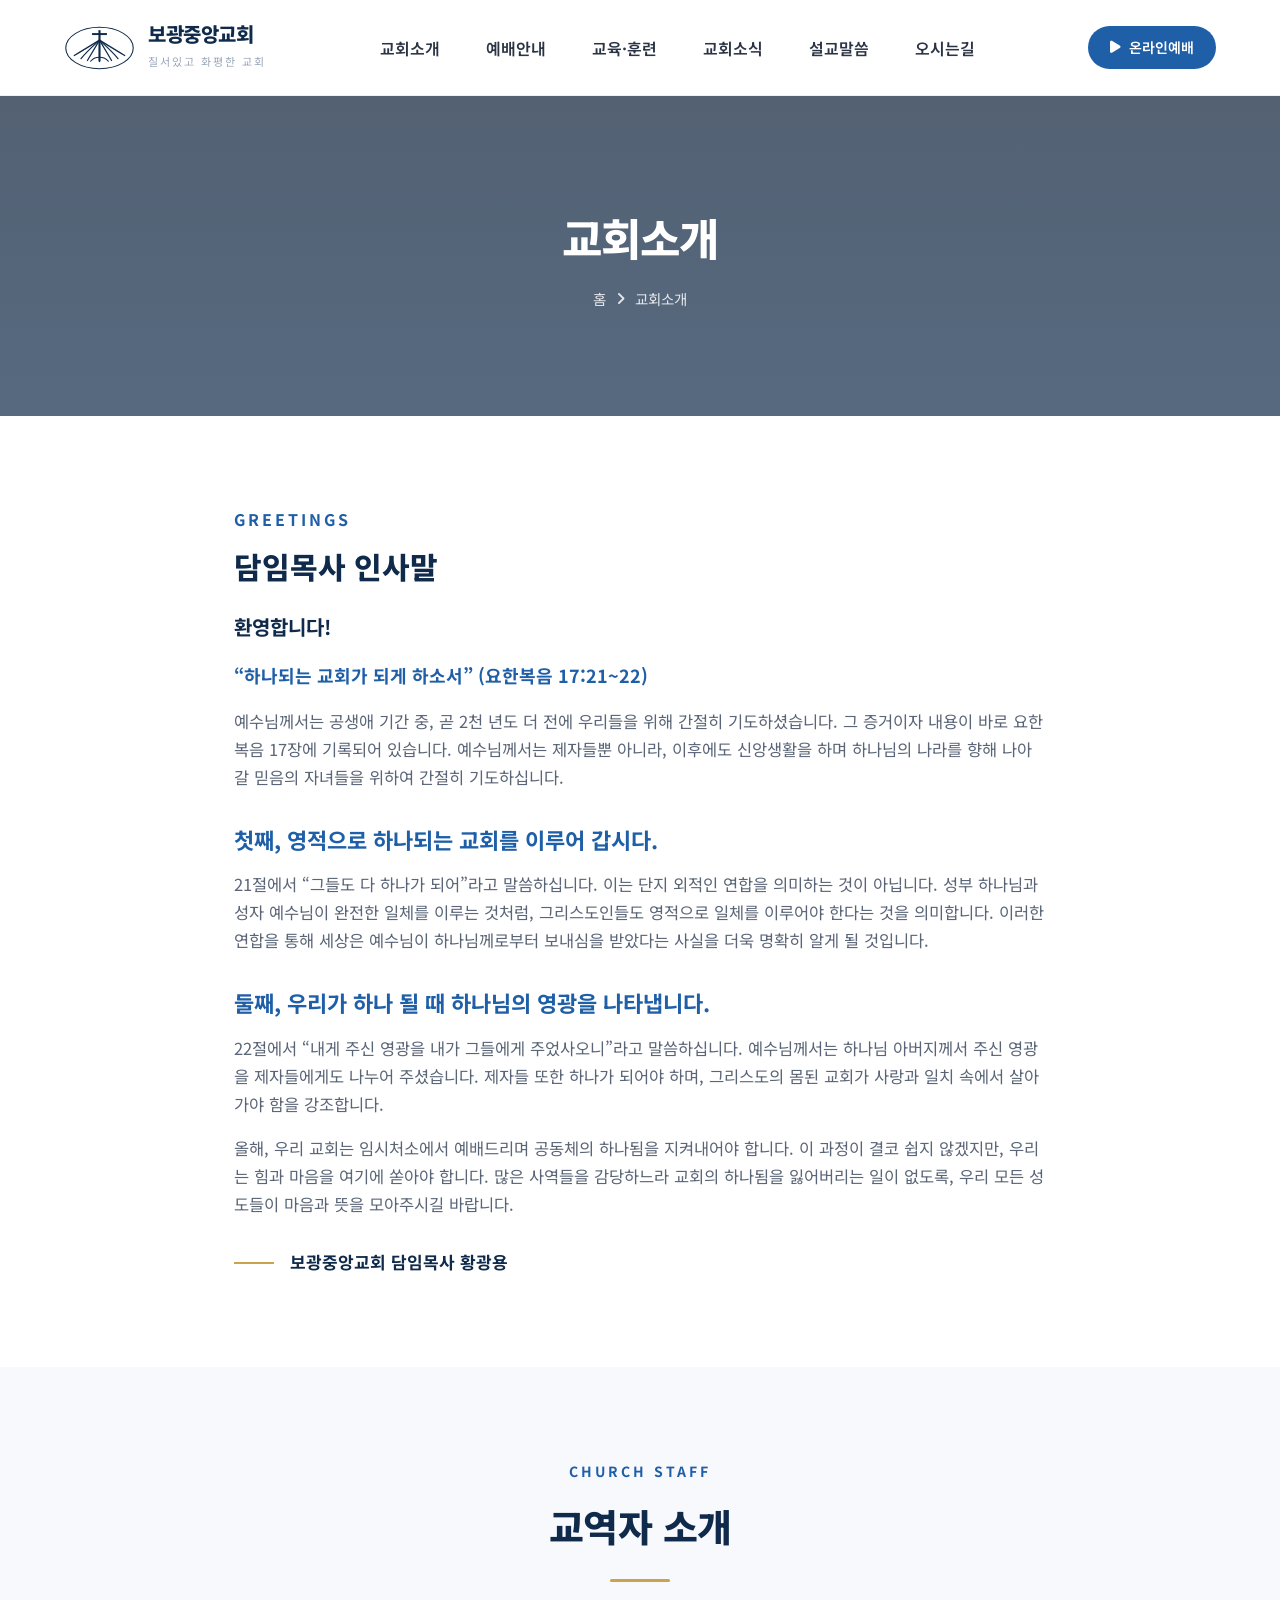
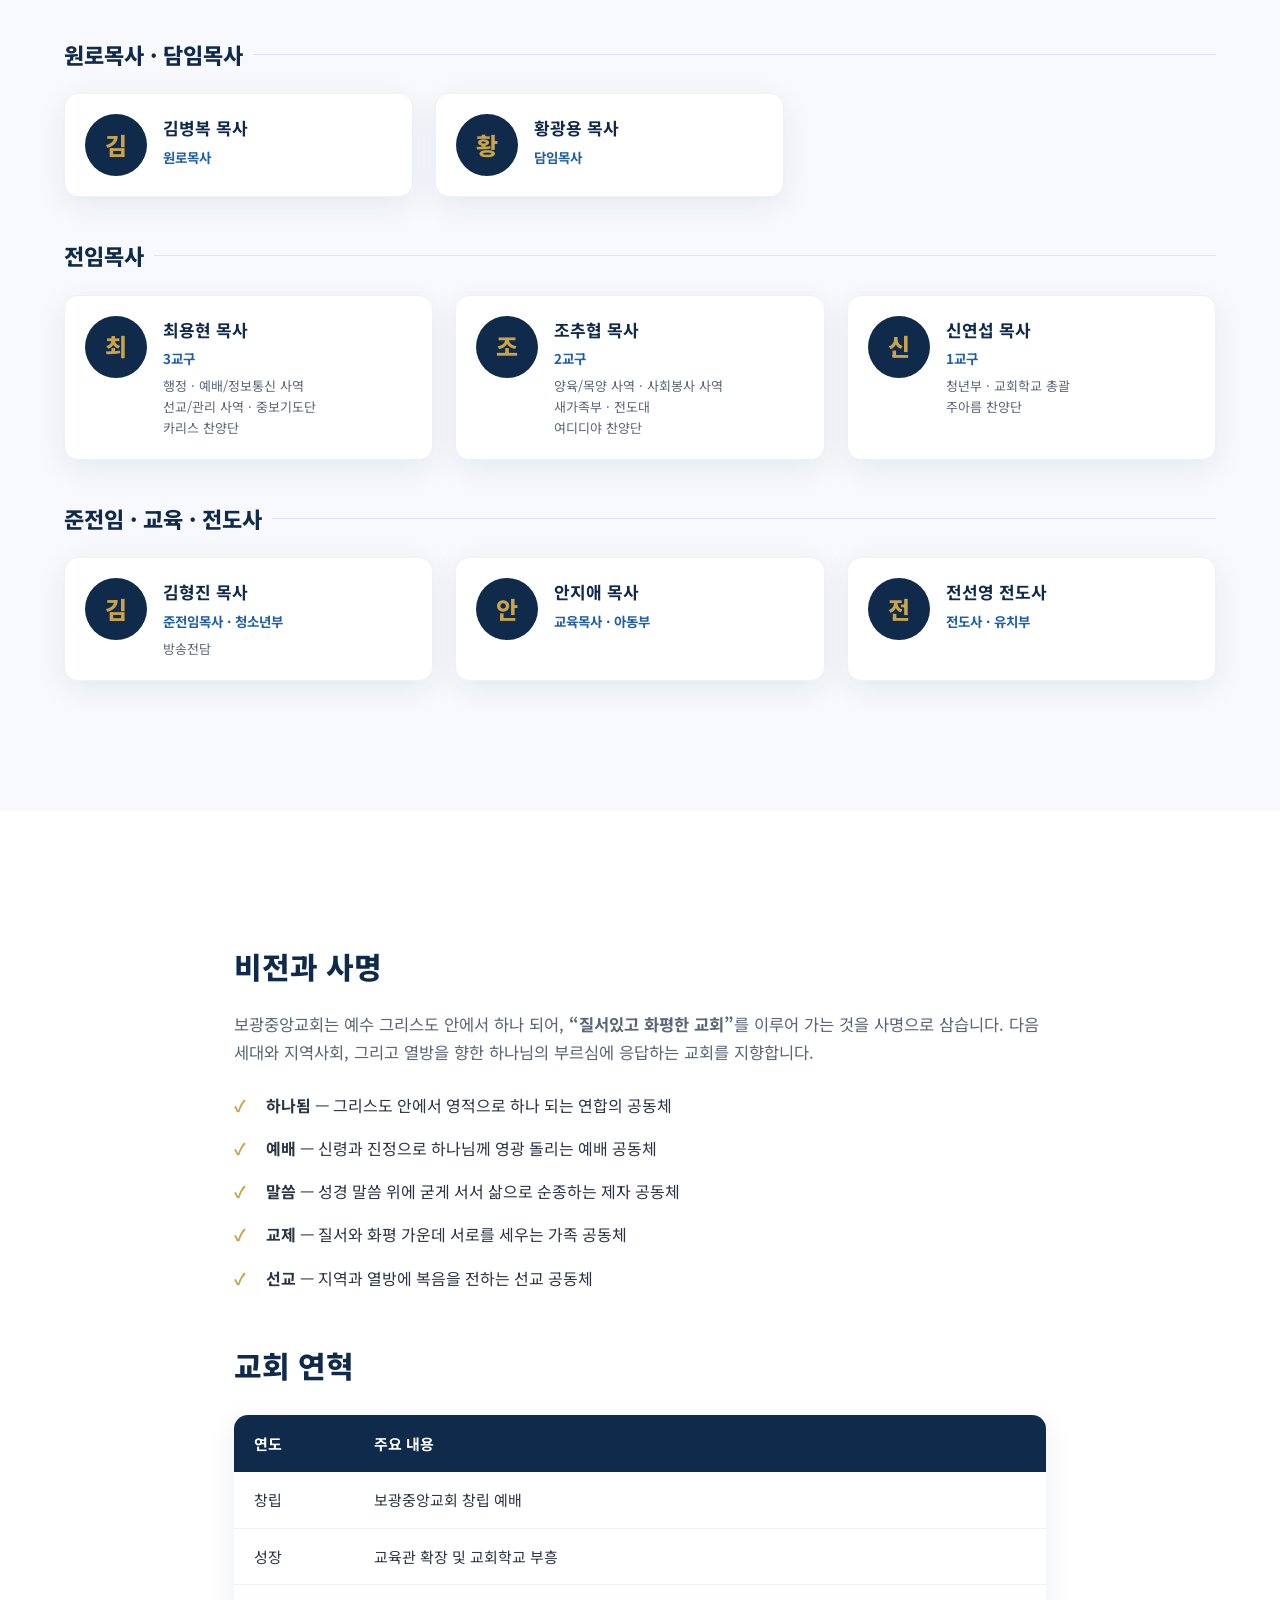
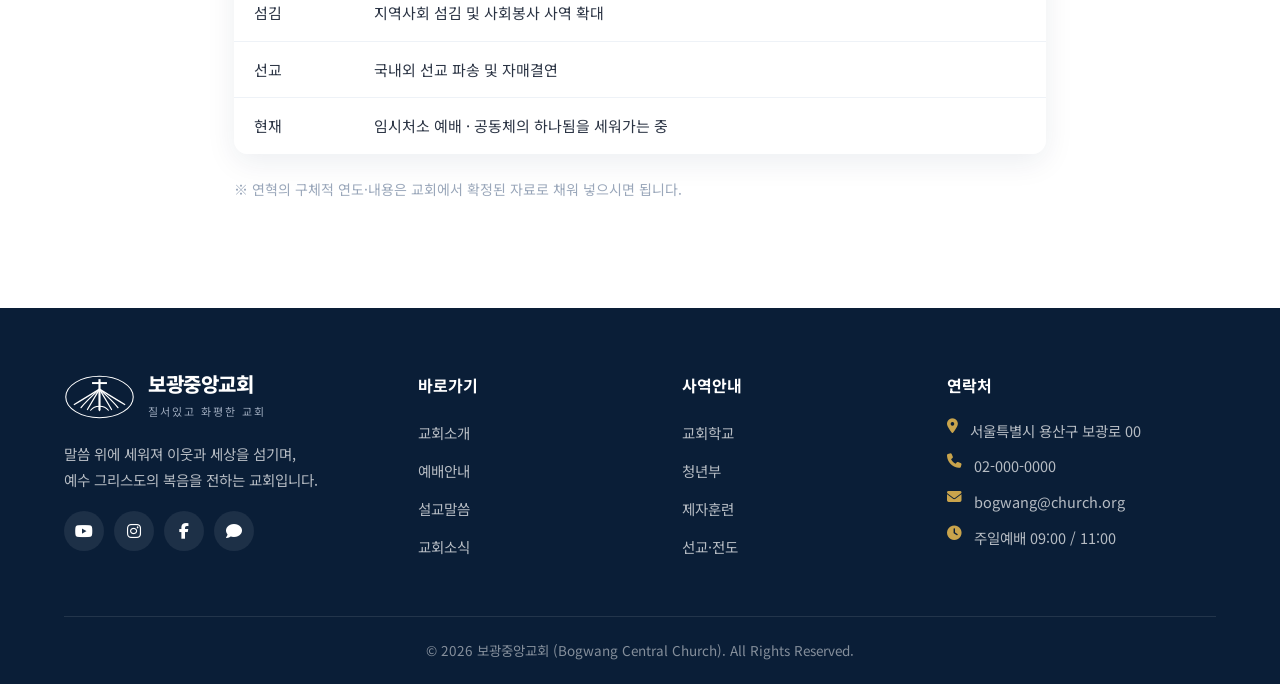
<file: pages/about.html>
<!DOCTYPE html>
<html lang="ko">
<head>
  <meta charset="UTF-8">
  <meta name="viewport" content="width=device-width, initial-scale=1.0">
  <title>교회소개 | 보광중앙교회</title>
  <meta name="description" content="보광중앙교회의 담임목사 인사말, 교역자 소개, 비전과 사명, 교회 연혁을 소개합니다.">
  <link rel="preconnect" href="https://fonts.googleapis.com">
  <link rel="preconnect" href="https://fonts.gstatic.com" crossorigin>
  <link href="https://fonts.googleapis.com/css2?family=Noto+Sans+KR:wght@400;500;600;700;800&family=Noto+Serif+KR:wght@500;700&display=swap" rel="stylesheet">
  <link rel="stylesheet" href="https://cdnjs.cloudflare.com/ajax/libs/font-awesome/6.5.1/css/all.min.css">
  <link rel="stylesheet" href="../css/style.css">
  <style>
    .staff-group { margin: 40px 0; }
    .staff-group > .sg-title { display:flex; align-items:center; gap:10px; font-size:22px; color:var(--navy); font-weight:800; margin-bottom:20px; }
    .staff-group > .sg-title .badge-line { flex:1; height:1px; background:var(--gray-200); }
    .staff-grid { display:grid; grid-template-columns:repeat(3,1fr); gap:22px; }
    .staff-grid.two { grid-template-columns:repeat(2,1fr); max-width:720px; }
    .staff-grid.one { grid-template-columns:1fr; max-width:360px; }
    .staff-card { display:flex; gap:16px; align-items:flex-start; background:#fff; border:1px solid var(--gray-100); border-radius:14px; padding:20px; box-shadow:var(--shadow); }
    .staff-avatar { flex:none; width:62px; height:62px; border-radius:50%; background:var(--navy); color:var(--gold); display:grid; place-items:center; font-size:24px; font-weight:800; }
    .staff-info b { display:block; font-size:17px; color:var(--navy); }
    .staff-info .role { color:var(--blue); font-size:13.5px; font-weight:700; margin:3px 0 6px; }
    .staff-info ul li { font-size:13px; color:var(--gray-600); line-height:1.6; }
    @media(max-width:820px){ .staff-grid, .staff-grid.two { grid-template-columns:1fr; } }
  </style>
</head>
<body>

  <header class="site-header" id="header">
    <div class="container header-inner">
      <a href="../index.html" class="logo">
        <img class="logo-mark" src="../images/logo.svg" alt="보광중앙교회 로고">
        <div class="logo-text"><b>보광중앙교회</b><span>질서있고 화평한 교회</span></div>
      </a>
      <nav class="main-nav" id="nav">
        <ul>
          <li><a href="about.html">교회소개</a>
            <ul class="dropdown">
              <li><a href="about.html">담임목사 인사말</a></li>
              <li><a href="about.html#staff">교역자 소개</a></li>
              <li><a href="about.html#vision">비전과 사명</a></li>
              <li><a href="about.html#history">교회 연혁</a></li>
              <li><a href="location.html">오시는 길</a></li>
            </ul>
          </li>
          <li><a href="worship.html">예배안내</a>
            <ul class="dropdown">
              <li><a href="worship.html">예배 시간</a></li>
              <li><a href="worship.html#online">온라인 예배</a></li>
              <li><a href="sermons.html">설교 말씀</a></li>
            </ul>
          </li>
          <li><a href="ministry.html">교육·훈련</a>
            <ul class="dropdown">
              <li><a href="ministry.html#children">교회학교</a></li>
              <li><a href="ministry.html#youth">청년부</a></li>
              <li><a href="ministry.html#discipleship">제자훈련</a></li>
            </ul>
          </li>
          <li><a href="news.html">교회소식</a>
            <ul class="dropdown">
              <li><a href="news.html">공지사항</a></li>
              <li><a href="news.html#bulletin">주보</a></li>
              <li><a href="news.html#gallery">갤러리</a></li>
            </ul>
          </li>
          <li><a href="sermons.html">설교말씀</a></li>
          <li><a href="location.html">오시는길</a></li>
        </ul>
      </nav>
      <div class="header-actions">
        <a href="worship.html#online" class="btn btn-primary"><i class="fa-solid fa-play"></i> 온라인예배</a>
        <button class="menu-toggle" id="menuToggle" aria-label="메뉴"><span></span><span></span><span></span></button>
      </div>
    </div>
  </header>

  <section class="page-hero">
    <h1>교회소개</h1>
    <div class="breadcrumb"><a href="../index.html">홈</a> <i class="fa-solid fa-angle-right"></i> <span>교회소개</span></div>
  </section>

  <!-- GREETING -->
  <section>
    <div class="container prose">
      <span class="eyebrow" style="color:var(--blue);font-weight:700;letter-spacing:3px;">GREETINGS</span>
      <h2 style="margin-top:8px;">담임목사 인사말</h2>
      <p style="font-size:20px;color:var(--navy);font-weight:700;">환영합니다!</p>
      <p style="color:var(--blue);font-weight:700;font-size:18px;">“하나되는 교회가 되게 하소서” (요한복음 17:21~22)</p>
      <p>예수님께서는 공생애 기간 중, 곧 2천 년도 더 전에 우리들을 위해 간절히 기도하셨습니다. 그 증거이자 내용이 바로 요한복음 17장에 기록되어 있습니다. 예수님께서는 제자들뿐 아니라, 이후에도 신앙생활을 하며 하나님의 나라를 향해 나아갈 믿음의 자녀들을 위하여 간절히 기도하십니다.</p>
      <h3>첫째, 영적으로 하나되는 교회를 이루어 갑시다.</h3>
      <p>21절에서 “그들도 다 하나가 되어”라고 말씀하십니다. 이는 단지 외적인 연합을 의미하는 것이 아닙니다. 성부 하나님과 성자 예수님이 완전한 일체를 이루는 것처럼, 그리스도인들도 영적으로 일체를 이루어야 한다는 것을 의미합니다. 이러한 연합을 통해 세상은 예수님이 하나님께로부터 보내심을 받았다는 사실을 더욱 명확히 알게 될 것입니다.</p>
      <h3>둘째, 우리가 하나 될 때 하나님의 영광을 나타냅니다.</h3>
      <p>22절에서 “내게 주신 영광을 내가 그들에게 주었사오니”라고 말씀하십니다. 예수님께서는 하나님 아버지께서 주신 영광을 제자들에게도 나누어 주셨습니다. 제자들 또한 하나가 되어야 하며, 그리스도의 몸된 교회가 사랑과 일치 속에서 살아가야 함을 강조합니다.</p>
      <p>올해, 우리 교회는 임시처소에서 예배드리며 공동체의 하나됨을 지켜내어야 합니다. 이 과정이 결코 쉽지 않겠지만, 우리는 힘과 마음을 여기에 쏟아야 합니다. 많은 사역들을 감당하느라 교회의 하나됨을 잃어버리는 일이 없도록, 우리 모든 성도들이 마음과 뜻을 모아주시길 바랍니다.</p>
      <div class="welcome-sign">
        <span class="line"></span>
        <div><b>보광중앙교회 담임목사 황광용</b></div>
      </div>
    </div>
  </section>

  <!-- STAFF -->
  <section id="staff" style="background:var(--gray-50);">
    <div class="container">
      <div class="section-head">
        <span class="eyebrow">CHURCH STAFF</span>
        <h2>교역자 소개</h2>
        <div class="divider"></div>
      </div>

      <div class="staff-group">
        <div class="sg-title">원로목사 · 담임목사 <span class="badge-line"></span></div>
        <div class="staff-grid two">
          <div class="staff-card">
            <div class="staff-avatar">김</div>
            <div class="staff-info"><b>김병복 목사</b><div class="role">원로목사</div></div>
          </div>
          <div class="staff-card">
            <div class="staff-avatar">황</div>
            <div class="staff-info"><b>황광용 목사</b><div class="role">담임목사</div></div>
          </div>
        </div>
      </div>

      <div class="staff-group">
        <div class="sg-title">전임목사 <span class="badge-line"></span></div>
        <div class="staff-grid">
          <div class="staff-card">
            <div class="staff-avatar">최</div>
            <div class="staff-info"><b>최용현 목사</b><div class="role">3교구</div>
              <ul><li>행정 · 예배/정보통신 사역</li><li>선교/관리 사역 · 중보기도단</li><li>카리스 찬양단</li></ul></div>
          </div>
          <div class="staff-card">
            <div class="staff-avatar">조</div>
            <div class="staff-info"><b>조추협 목사</b><div class="role">2교구</div>
              <ul><li>양육/목양 사역 · 사회봉사 사역</li><li>새가족부 · 전도대</li><li>여디디야 찬양단</li></ul></div>
          </div>
          <div class="staff-card">
            <div class="staff-avatar">신</div>
            <div class="staff-info"><b>신연섭 목사</b><div class="role">1교구</div>
              <ul><li>청년부 · 교회학교 총괄</li><li>주아름 찬양단</li></ul></div>
          </div>
        </div>
      </div>

      <div class="staff-group">
        <div class="sg-title">준전임 · 교육 · 전도사 <span class="badge-line"></span></div>
        <div class="staff-grid">
          <div class="staff-card">
            <div class="staff-avatar">김</div>
            <div class="staff-info"><b>김형진 목사</b><div class="role">준전임목사 · 청소년부</div>
              <ul><li>방송전담</li></ul></div>
          </div>
          <div class="staff-card">
            <div class="staff-avatar">안</div>
            <div class="staff-info"><b>안지애 목사</b><div class="role">교육목사 · 아동부</div></div>
          </div>
          <div class="staff-card">
            <div class="staff-avatar">전</div>
            <div class="staff-info"><b>전선영 전도사</b><div class="role">전도사 · 유치부</div></div>
          </div>
        </div>
      </div>
    </div>
  </section>

  <!-- VISION -->
  <section>
    <div class="container prose">
      <h2 id="vision">비전과 사명</h2>
      <p>보광중앙교회는 예수 그리스도 안에서 하나 되어, <b>“질서있고 화평한 교회”</b>를 이루어 가는 것을 사명으로 삼습니다. 다음 세대와 지역사회, 그리고 열방을 향한 하나님의 부르심에 응답하는 교회를 지향합니다.</p>
      <ul class="check">
        <li><b>하나됨</b> — 그리스도 안에서 영적으로 하나 되는 연합의 공동체</li>
        <li><b>예배</b> — 신령과 진정으로 하나님께 영광 돌리는 예배 공동체</li>
        <li><b>말씀</b> — 성경 말씀 위에 굳게 서서 삶으로 순종하는 제자 공동체</li>
        <li><b>교제</b> — 질서와 화평 가운데 서로를 세우는 가족 공동체</li>
        <li><b>선교</b> — 지역과 열방에 복음을 전하는 선교 공동체</li>
      </ul>

      <h2 id="history">교회 연혁</h2>
      <table class="info-table">
        <tr><th style="width:120px;">연도</th><th>주요 내용</th></tr>
        <tr><td>창립</td><td>보광중앙교회 창립 예배</td></tr>
        <tr><td>성장</td><td>교육관 확장 및 교회학교 부흥</td></tr>
        <tr><td>섬김</td><td>지역사회 섬김 및 사회봉사 사역 확대</td></tr>
        <tr><td>선교</td><td>국내외 선교 파송 및 자매결연</td></tr>
        <tr><td>현재</td><td>임시처소 예배 · 공동체의 하나됨을 세워가는 중</td></tr>
      </table>
      <p style="font-size:14px;color:var(--gray-400);">※ 연혁의 구체적 연도·내용은 교회에서 확정된 자료로 채워 넣으시면 됩니다.</p>
    </div>
  </section>

  <div id="footer-placeholder"></div>
  <script src="../js/main.js"></script>
  <script src="../js/footer.js"></script>
</body>
</html>
</file>
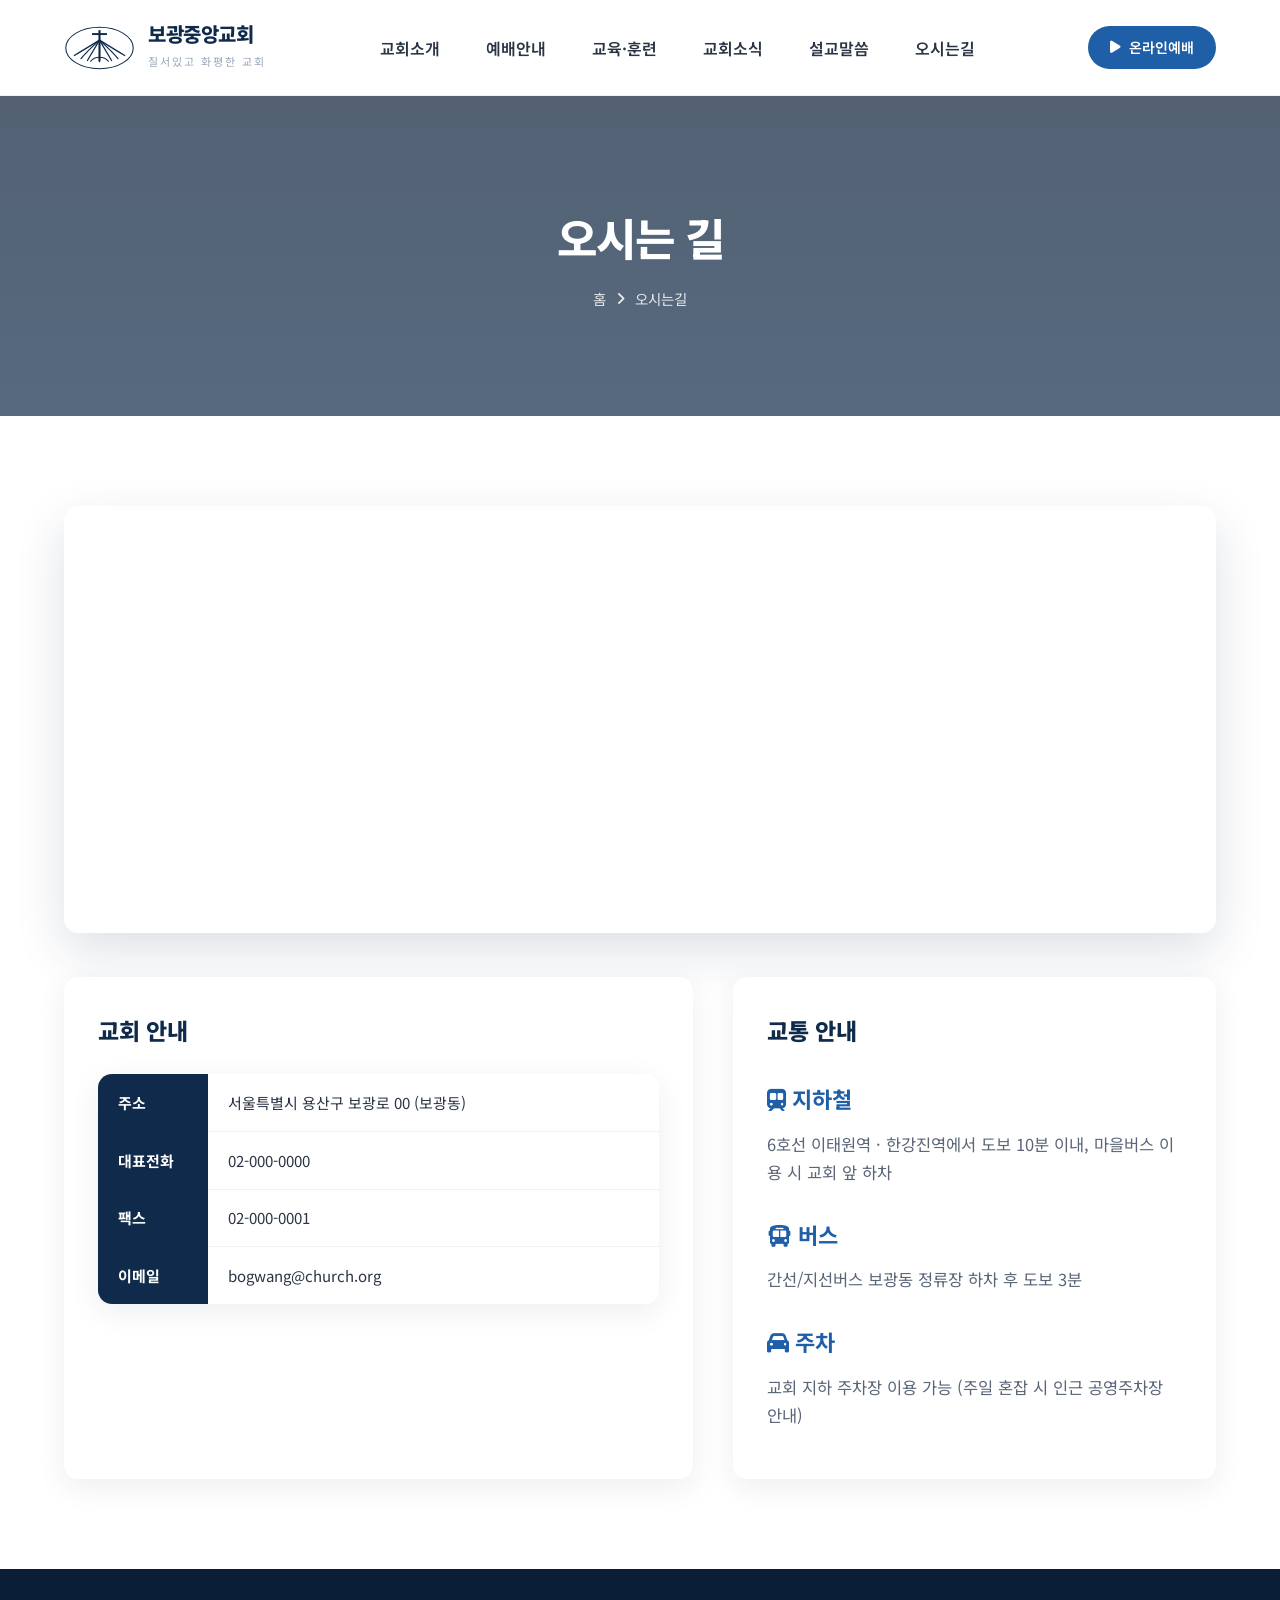
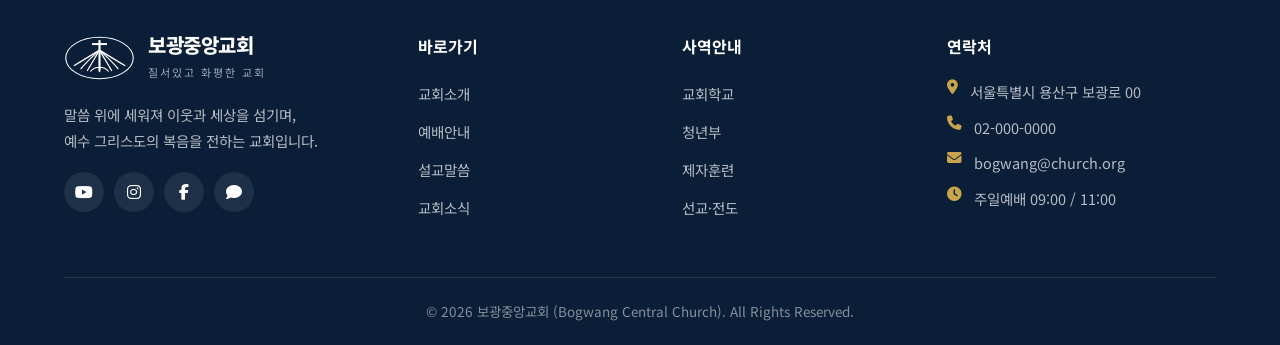
<file: pages/location.html>
<!DOCTYPE html>
<html lang="ko">
<head>
  <meta charset="UTF-8">
  <meta name="viewport" content="width=device-width, initial-scale=1.0">
  <title>오시는 길 | 보광중앙교회</title>
  <meta name="description" content="보광중앙교회 위치, 대중교통, 주차 안내입니다.">
  <link rel="preconnect" href="https://fonts.googleapis.com">
  <link rel="preconnect" href="https://fonts.gstatic.com" crossorigin>
  <link href="https://fonts.googleapis.com/css2?family=Noto+Sans+KR:wght@400;500;600;700;800&family=Noto+Serif+KR:wght@500;700&display=swap" rel="stylesheet">
  <link rel="stylesheet" href="https://cdnjs.cloudflare.com/ajax/libs/font-awesome/6.5.1/css/all.min.css">
  <link rel="stylesheet" href="../css/style.css">
</head>
<body>

  <header class="site-header" id="header">
    <div class="container header-inner">
      <a href="../index.html" class="logo">
        <img class="logo-mark" src="../images/logo.svg" alt="보광중앙교회 로고">
        <div class="logo-text"><b>보광중앙교회</b><span>질서있고 화평한 교회</span></div>
      </a>
      <nav class="main-nav" id="nav">
        <ul>
          <li><a href="about.html">교회소개</a>
            <ul class="dropdown">
              <li><a href="about.html">인사말</a></li>
              <li><a href="about.html#vision">비전과 사명</a></li>
              <li><a href="about.html#history">교회 연혁</a></li>
              <li><a href="location.html">오시는 길</a></li>
            </ul>
          </li>
          <li><a href="worship.html">예배안내</a>
            <ul class="dropdown">
              <li><a href="worship.html">예배 시간</a></li>
              <li><a href="worship.html#online">온라인 예배</a></li>
              <li><a href="sermons.html">설교 말씀</a></li>
            </ul>
          </li>
          <li><a href="ministry.html">교육·훈련</a>
            <ul class="dropdown">
              <li><a href="ministry.html#children">교회학교</a></li>
              <li><a href="ministry.html#youth">청년부</a></li>
              <li><a href="ministry.html#discipleship">제자훈련</a></li>
            </ul>
          </li>
          <li><a href="news.html">교회소식</a>
            <ul class="dropdown">
              <li><a href="news.html">공지사항</a></li>
              <li><a href="news.html#bulletin">주보</a></li>
              <li><a href="news.html#gallery">갤러리</a></li>
            </ul>
          </li>
          <li><a href="sermons.html">설교말씀</a></li>
          <li><a href="location.html">오시는길</a></li>
        </ul>
      </nav>
      <div class="header-actions">
        <a href="worship.html#online" class="btn btn-primary"><i class="fa-solid fa-play"></i> 온라인예배</a>
        <button class="menu-toggle" id="menuToggle" aria-label="메뉴"><span></span><span></span><span></span></button>
      </div>
    </div>
  </header>

  <section class="page-hero">
    <h1>오시는 길</h1>
    <div class="breadcrumb"><a href="../index.html">홈</a> <i class="fa-solid fa-angle-right"></i> <span>오시는길</span></div>
  </section>

  <section>
    <div class="container">
      <div style="border-radius:var(--radius);overflow:hidden;box-shadow:var(--shadow-lg);margin-bottom:44px;">
        <iframe src="https://www.openstreetmap.org/export/embed.html?bbox=126.9950%2C37.5280%2C127.0050%2C37.5340&amp;layer=mapnik" style="width:100%;height:420px;border:0;" title="교회 위치 지도" loading="lazy"></iframe>
      </div>

      <div class="news-grid">
        <div class="panel">
          <div class="panel-head"><h3>교회 안내</h3></div>
          <table class="info-table">
            <tr><th style="width:110px;">주소</th><td>서울특별시 용산구 보광로 00 (보광동)</td></tr>
            <tr><th>대표전화</th><td>02-000-0000</td></tr>
            <tr><th>팩스</th><td>02-000-0001</td></tr>
            <tr><th>이메일</th><td>bogwang@church.org</td></tr>
          </table>
        </div>
        <div class="panel">
          <div class="panel-head"><h3>교통 안내</h3></div>
          <div class="prose" style="max-width:none;">
            <h3><i class="fa-solid fa-train-subway" style="color:var(--blue);"></i> 지하철</h3>
            <p>6호선 이태원역 · 한강진역에서 도보 10분 이내, 마을버스 이용 시 교회 앞 하차</p>
            <h3><i class="fa-solid fa-bus" style="color:var(--blue);"></i> 버스</h3>
            <p>간선/지선버스 보광동 정류장 하차 후 도보 3분</p>
            <h3><i class="fa-solid fa-car" style="color:var(--blue);"></i> 주차</h3>
            <p>교회 지하 주차장 이용 가능 (주일 혼잡 시 인근 공영주차장 안내)</p>
          </div>
        </div>
      </div>
    </div>
  </section>

  <div id="footer-placeholder"></div>
  <script src="../js/main.js"></script>
  <script src="../js/footer.js"></script>
</body>
</html>
</file>
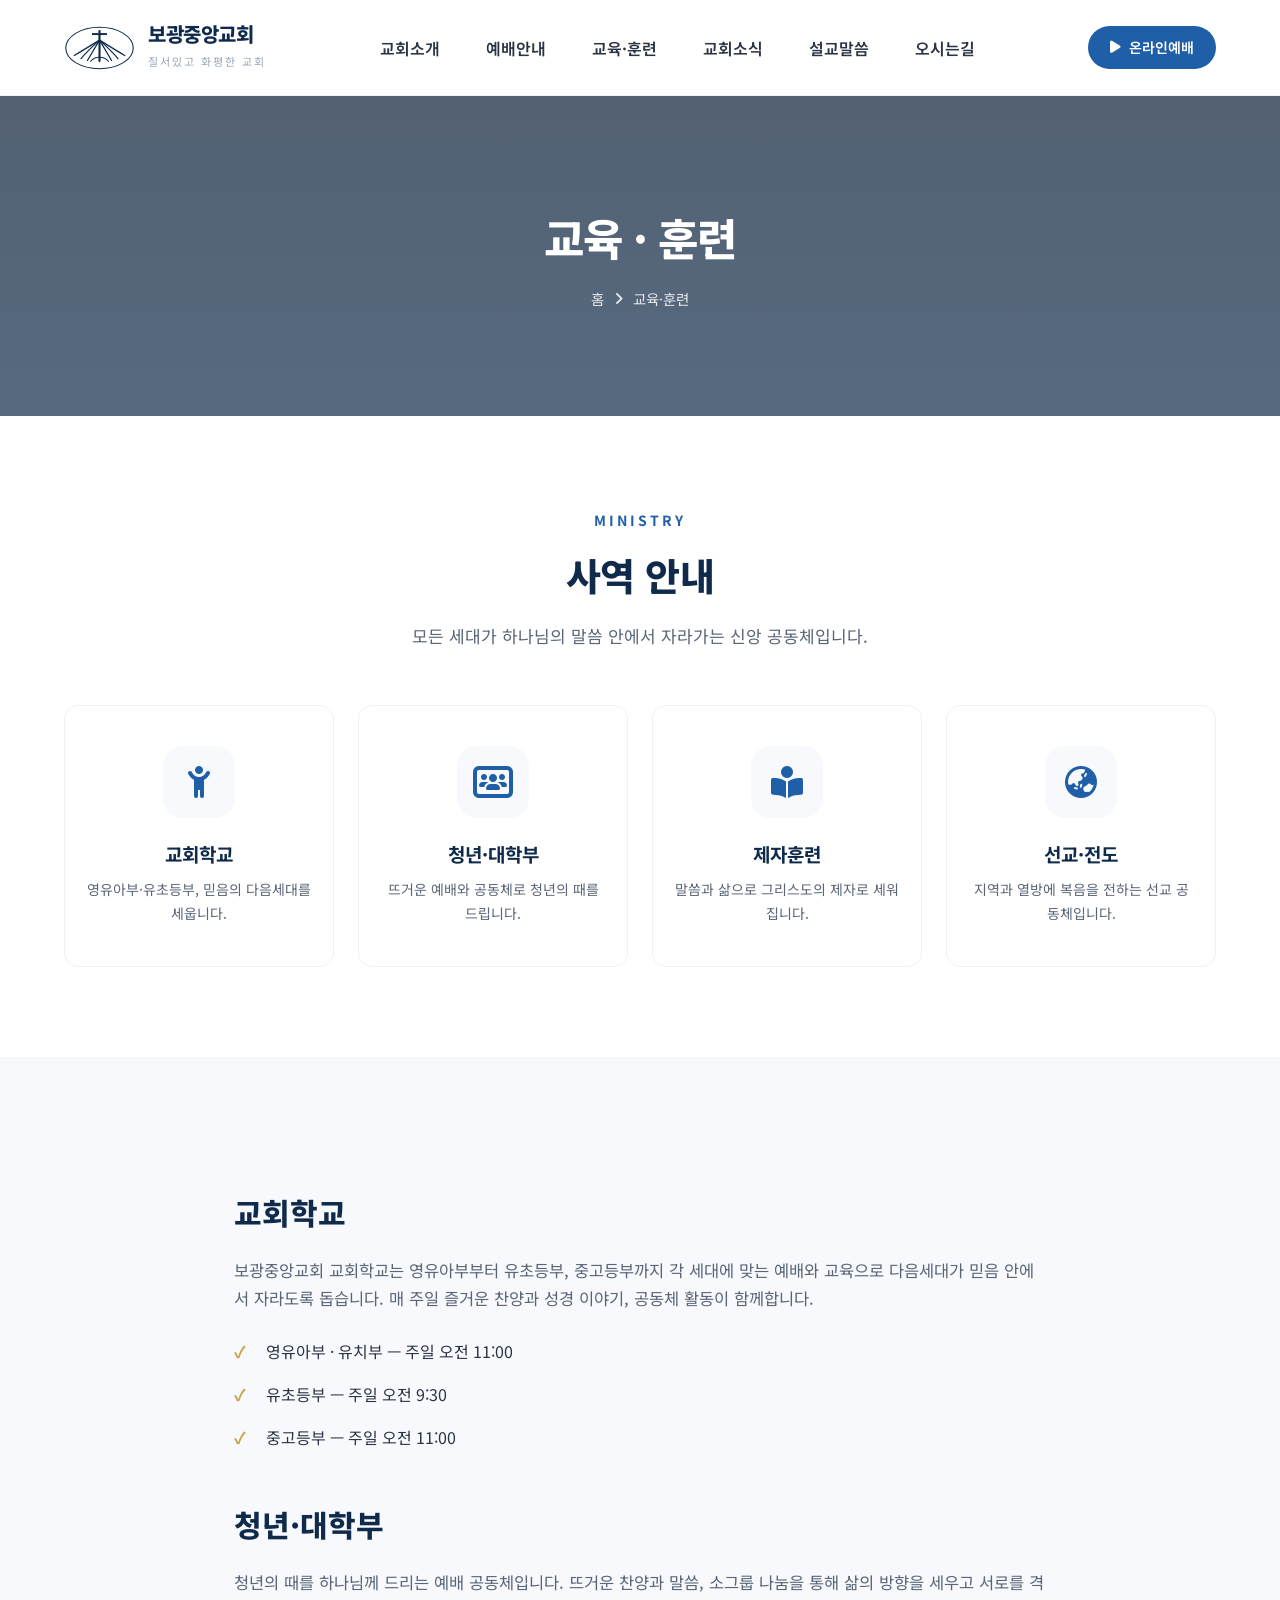
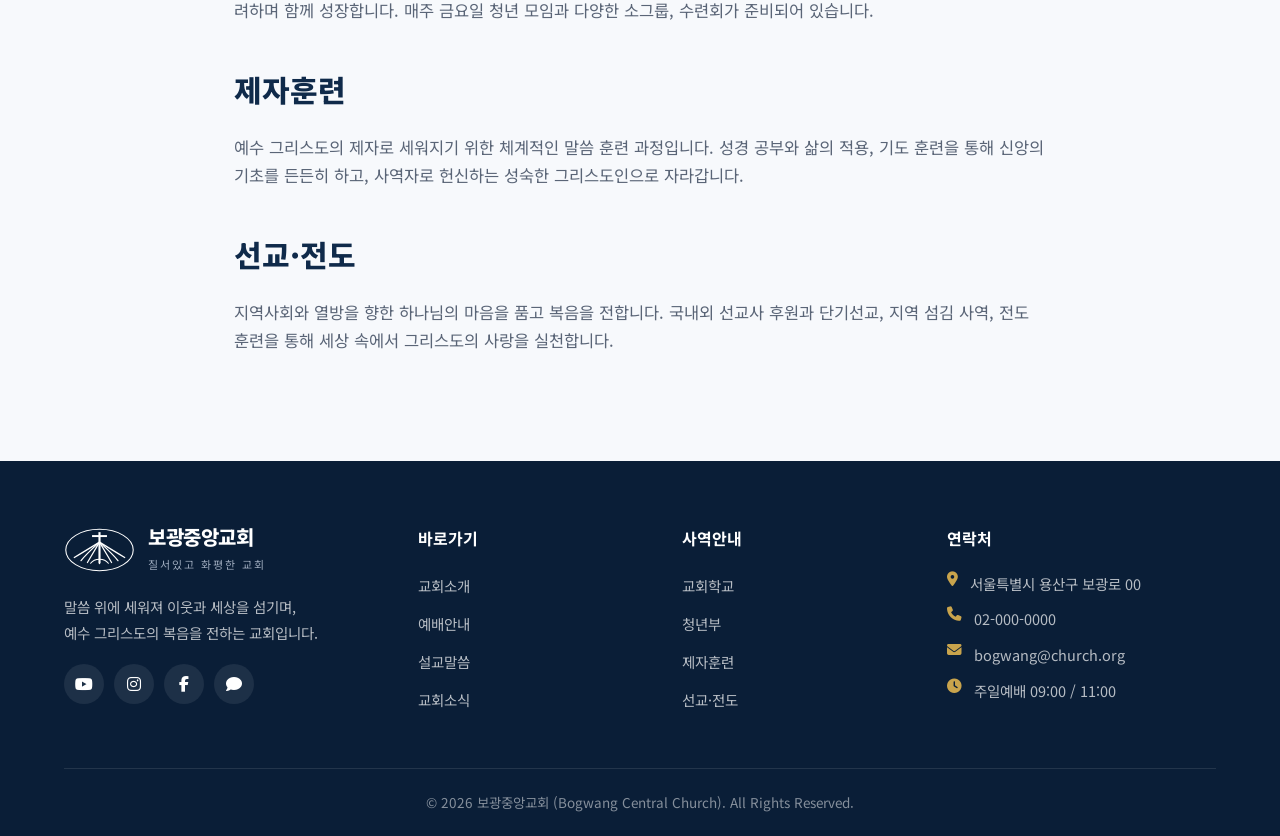
<file: pages/ministry.html>
<!DOCTYPE html>
<html lang="ko">
<head>
  <meta charset="UTF-8">
  <meta name="viewport" content="width=device-width, initial-scale=1.0">
  <title>교육·훈련 | 보광중앙교회</title>
  <meta name="description" content="보광중앙교회의 교회학교, 청년부, 제자훈련, 선교 사역을 안내합니다.">
  <link rel="preconnect" href="https://fonts.googleapis.com">
  <link rel="preconnect" href="https://fonts.gstatic.com" crossorigin>
  <link href="https://fonts.googleapis.com/css2?family=Noto+Sans+KR:wght@400;500;600;700;800&family=Noto+Serif+KR:wght@500;700&display=swap" rel="stylesheet">
  <link rel="stylesheet" href="https://cdnjs.cloudflare.com/ajax/libs/font-awesome/6.5.1/css/all.min.css">
  <link rel="stylesheet" href="../css/style.css">
</head>
<body>

  <header class="site-header" id="header">
    <div class="container header-inner">
      <a href="../index.html" class="logo">
        <img class="logo-mark" src="../images/logo.svg" alt="보광중앙교회 로고">
        <div class="logo-text"><b>보광중앙교회</b><span>질서있고 화평한 교회</span></div>
      </a>
      <nav class="main-nav" id="nav">
        <ul>
          <li><a href="about.html">교회소개</a>
            <ul class="dropdown">
              <li><a href="about.html">인사말</a></li>
              <li><a href="about.html#vision">비전과 사명</a></li>
              <li><a href="about.html#history">교회 연혁</a></li>
              <li><a href="location.html">오시는 길</a></li>
            </ul>
          </li>
          <li><a href="worship.html">예배안내</a>
            <ul class="dropdown">
              <li><a href="worship.html">예배 시간</a></li>
              <li><a href="worship.html#online">온라인 예배</a></li>
              <li><a href="sermons.html">설교 말씀</a></li>
            </ul>
          </li>
          <li><a href="ministry.html">교육·훈련</a>
            <ul class="dropdown">
              <li><a href="ministry.html#children">교회학교</a></li>
              <li><a href="ministry.html#youth">청년부</a></li>
              <li><a href="ministry.html#discipleship">제자훈련</a></li>
            </ul>
          </li>
          <li><a href="news.html">교회소식</a>
            <ul class="dropdown">
              <li><a href="news.html">공지사항</a></li>
              <li><a href="news.html#bulletin">주보</a></li>
              <li><a href="news.html#gallery">갤러리</a></li>
            </ul>
          </li>
          <li><a href="sermons.html">설교말씀</a></li>
          <li><a href="location.html">오시는길</a></li>
        </ul>
      </nav>
      <div class="header-actions">
        <a href="worship.html#online" class="btn btn-primary"><i class="fa-solid fa-play"></i> 온라인예배</a>
        <button class="menu-toggle" id="menuToggle" aria-label="메뉴"><span></span><span></span><span></span></button>
      </div>
    </div>
  </header>

  <section class="page-hero">
    <h1>교육 · 훈련</h1>
    <div class="breadcrumb"><a href="../index.html">홈</a> <i class="fa-solid fa-angle-right"></i> <span>교육·훈련</span></div>
  </section>

  <section>
    <div class="container">
      <div class="section-head">
        <span class="eyebrow">MINISTRY</span>
        <h2>사역 안내</h2>
        <p>모든 세대가 하나님의 말씀 안에서 자라가는 신앙 공동체입니다.</p>
      </div>
      <div class="ministry-grid">
        <div class="ministry-card" id="children">
          <div class="mc-icon"><i class="fa-solid fa-child-reaching"></i></div>
          <h3>교회학교</h3>
          <p>영유아부·유초등부, 믿음의 다음세대를 세웁니다.</p>
        </div>
        <div class="ministry-card" id="youth">
          <div class="mc-icon"><i class="fa-solid fa-users-rectangle"></i></div>
          <h3>청년·대학부</h3>
          <p>뜨거운 예배와 공동체로 청년의 때를 드립니다.</p>
        </div>
        <div class="ministry-card" id="discipleship">
          <div class="mc-icon"><i class="fa-solid fa-book-open-reader"></i></div>
          <h3>제자훈련</h3>
          <p>말씀과 삶으로 그리스도의 제자로 세워집니다.</p>
        </div>
        <div class="ministry-card" id="mission">
          <div class="mc-icon"><i class="fa-solid fa-earth-asia"></i></div>
          <h3>선교·전도</h3>
          <p>지역과 열방에 복음을 전하는 선교 공동체입니다.</p>
        </div>
      </div>
    </div>
  </section>

  <section style="background:var(--gray-50);">
    <div class="container prose">
      <h2 id="children-detail">교회학교</h2>
      <p>보광중앙교회 교회학교는 영유아부부터 유초등부, 중고등부까지 각 세대에 맞는 예배와 교육으로 다음세대가 믿음 안에서 자라도록 돕습니다. 매 주일 즐거운 찬양과 성경 이야기, 공동체 활동이 함께합니다.</p>
      <ul class="check">
        <li>영유아부 · 유치부 — 주일 오전 11:00</li>
        <li>유초등부 — 주일 오전 9:30</li>
        <li>중고등부 — 주일 오전 11:00</li>
      </ul>

      <h2 id="youth-detail">청년·대학부</h2>
      <p>청년의 때를 하나님께 드리는 예배 공동체입니다. 뜨거운 찬양과 말씀, 소그룹 나눔을 통해 삶의 방향을 세우고 서로를 격려하며 함께 성장합니다. 매주 금요일 청년 모임과 다양한 소그룹, 수련회가 준비되어 있습니다.</p>

      <h2 id="discipleship-detail">제자훈련</h2>
      <p>예수 그리스도의 제자로 세워지기 위한 체계적인 말씀 훈련 과정입니다. 성경 공부와 삶의 적용, 기도 훈련을 통해 신앙의 기초를 든든히 하고, 사역자로 헌신하는 성숙한 그리스도인으로 자라갑니다.</p>

      <h2 id="mission-detail">선교·전도</h2>
      <p>지역사회와 열방을 향한 하나님의 마음을 품고 복음을 전합니다. 국내외 선교사 후원과 단기선교, 지역 섬김 사역, 전도 훈련을 통해 세상 속에서 그리스도의 사랑을 실천합니다.</p>
    </div>
  </section>

  <div id="footer-placeholder"></div>
  <script src="../js/main.js"></script>
  <script src="../js/footer.js"></script>
</body>
</html>
</file>
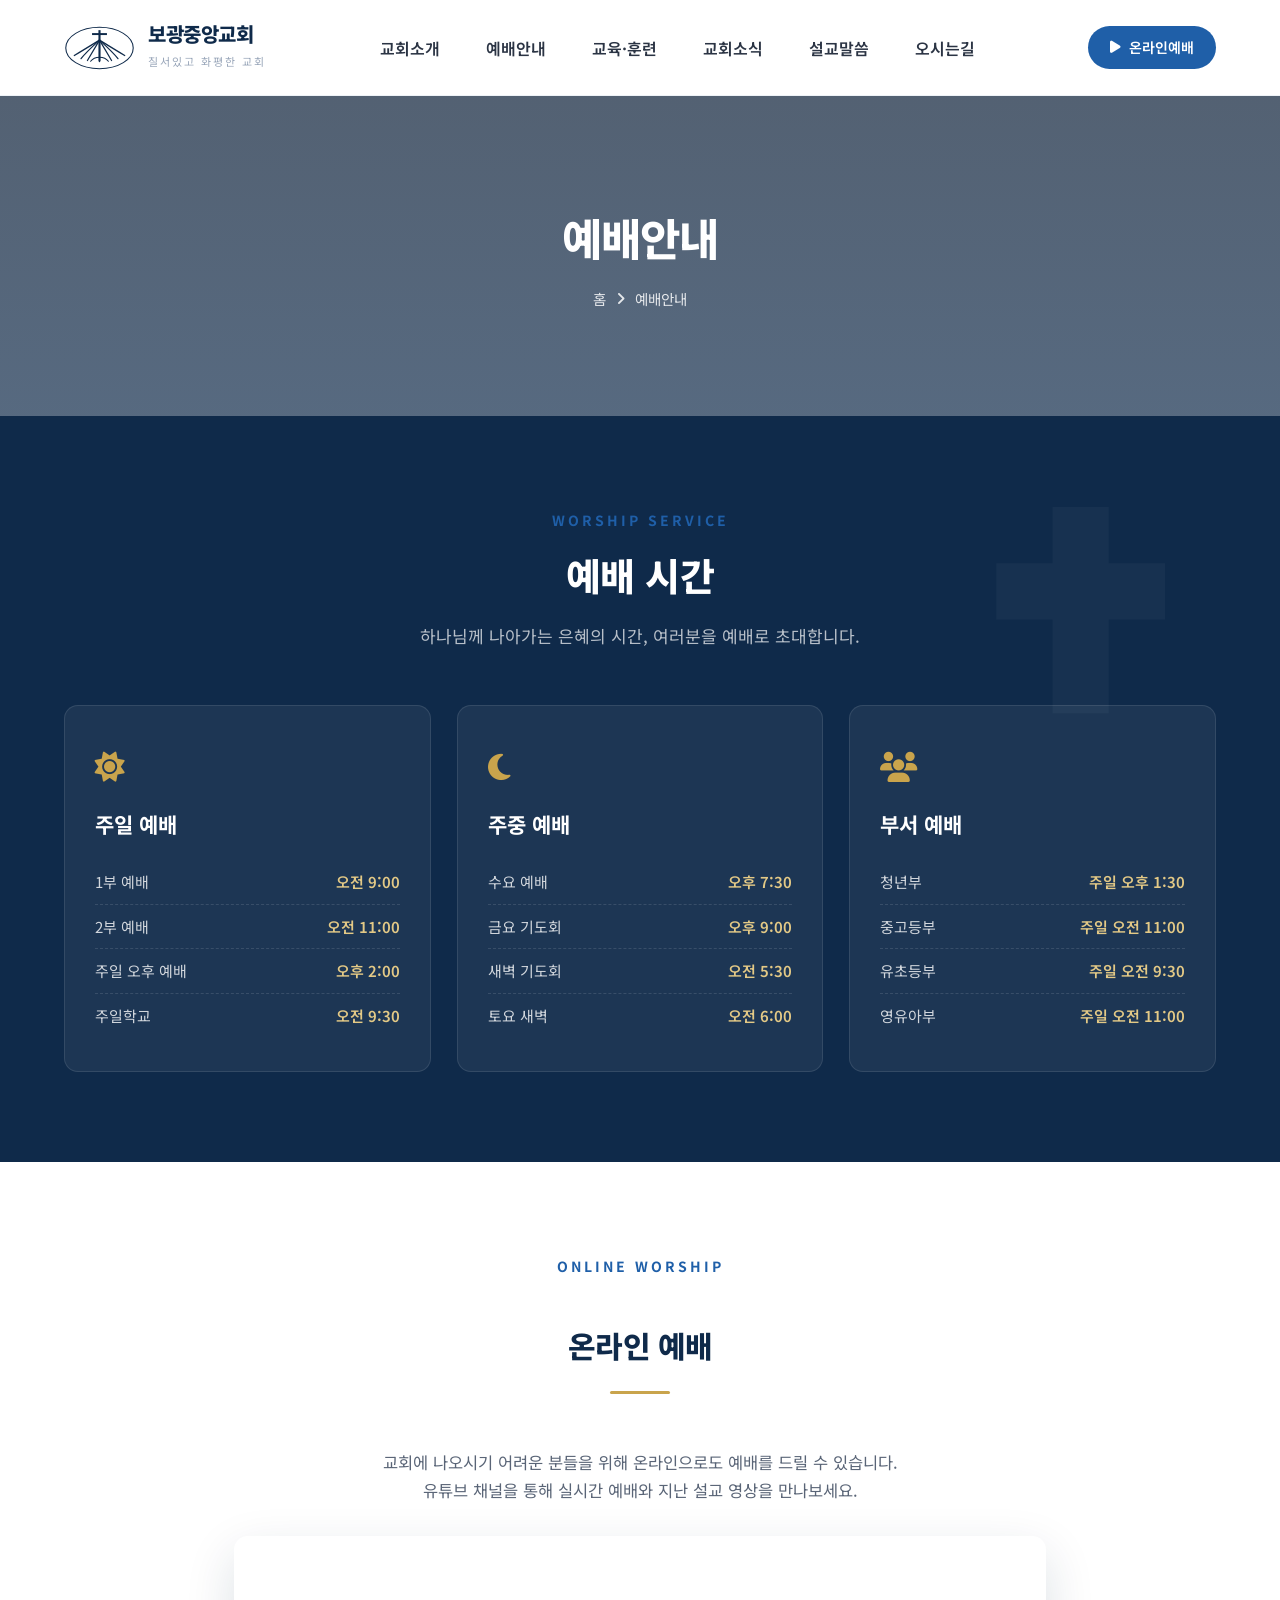
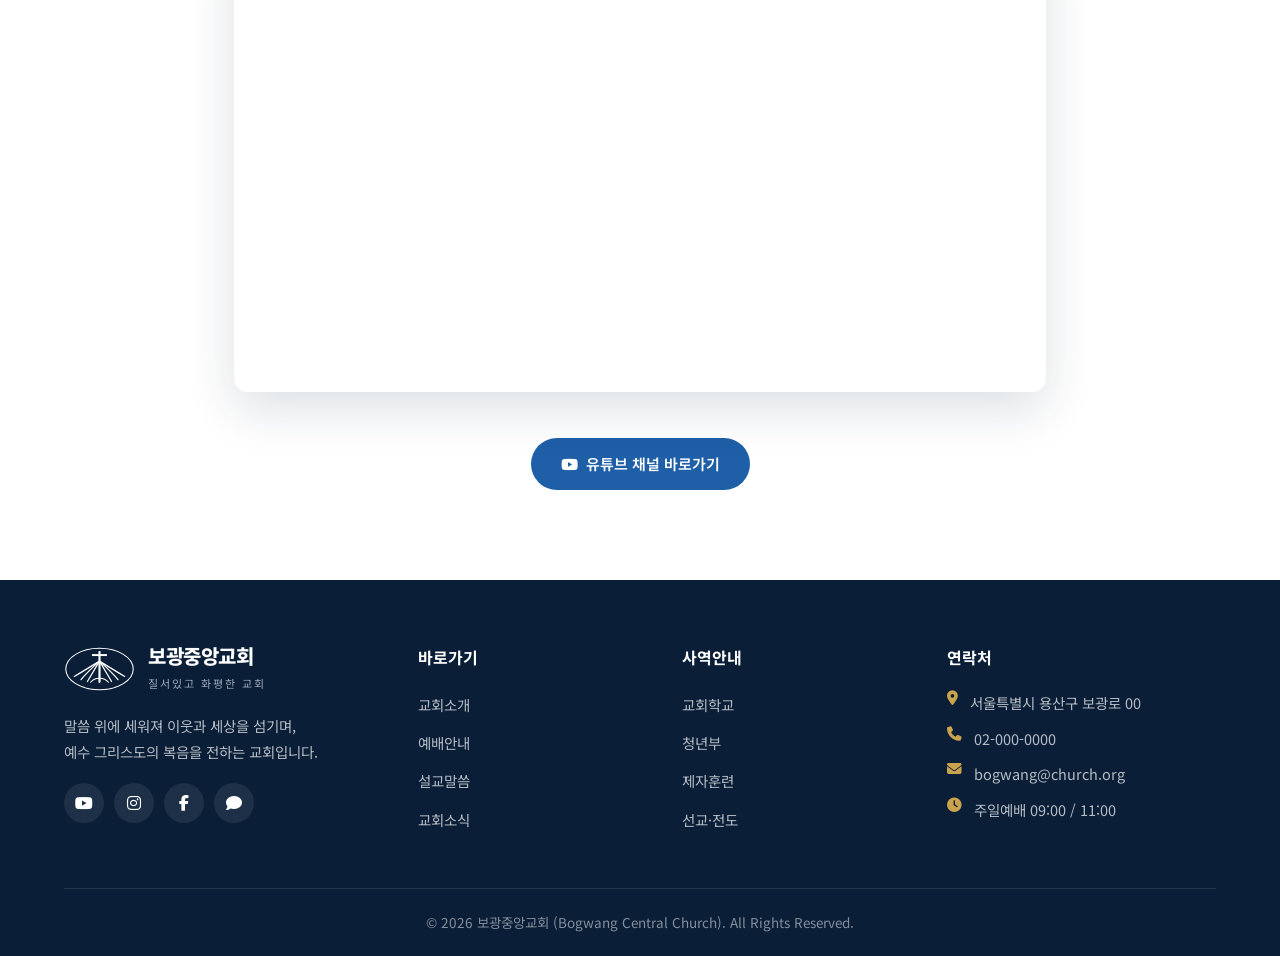
<file: pages/worship.html>
<!DOCTYPE html>
<html lang="ko">
<head>
  <meta charset="UTF-8">
  <meta name="viewport" content="width=device-width, initial-scale=1.0">
  <title>예배안내 | 보광중앙교회</title>
  <meta name="description" content="보광중앙교회 주일예배, 주중예배, 부서예배 시간 및 온라인 예배 안내입니다.">
  <link rel="preconnect" href="https://fonts.googleapis.com">
  <link rel="preconnect" href="https://fonts.gstatic.com" crossorigin>
  <link href="https://fonts.googleapis.com/css2?family=Noto+Sans+KR:wght@400;500;600;700;800&family=Noto+Serif+KR:wght@500;700&display=swap" rel="stylesheet">
  <link rel="stylesheet" href="https://cdnjs.cloudflare.com/ajax/libs/font-awesome/6.5.1/css/all.min.css">
  <link rel="stylesheet" href="../css/style.css">
</head>
<body>

  <header class="site-header" id="header">
    <div class="container header-inner">
      <a href="../index.html" class="logo">
        <img class="logo-mark" src="../images/logo.svg" alt="보광중앙교회 로고">
        <div class="logo-text"><b>보광중앙교회</b><span>질서있고 화평한 교회</span></div>
      </a>
      <nav class="main-nav" id="nav">
        <ul>
          <li><a href="about.html">교회소개</a>
            <ul class="dropdown">
              <li><a href="about.html">인사말</a></li>
              <li><a href="about.html#vision">비전과 사명</a></li>
              <li><a href="about.html#history">교회 연혁</a></li>
              <li><a href="location.html">오시는 길</a></li>
            </ul>
          </li>
          <li><a href="worship.html">예배안내</a>
            <ul class="dropdown">
              <li><a href="worship.html">예배 시간</a></li>
              <li><a href="worship.html#online">온라인 예배</a></li>
              <li><a href="sermons.html">설교 말씀</a></li>
            </ul>
          </li>
          <li><a href="ministry.html">교육·훈련</a>
            <ul class="dropdown">
              <li><a href="ministry.html#children">교회학교</a></li>
              <li><a href="ministry.html#youth">청년부</a></li>
              <li><a href="ministry.html#discipleship">제자훈련</a></li>
            </ul>
          </li>
          <li><a href="news.html">교회소식</a>
            <ul class="dropdown">
              <li><a href="news.html">공지사항</a></li>
              <li><a href="news.html#bulletin">주보</a></li>
              <li><a href="news.html#gallery">갤러리</a></li>
            </ul>
          </li>
          <li><a href="sermons.html">설교말씀</a></li>
          <li><a href="location.html">오시는길</a></li>
        </ul>
      </nav>
      <div class="header-actions">
        <a href="worship.html#online" class="btn btn-primary"><i class="fa-solid fa-play"></i> 온라인예배</a>
        <button class="menu-toggle" id="menuToggle" aria-label="메뉴"><span></span><span></span><span></span></button>
      </div>
    </div>
  </header>

  <section class="page-hero">
    <h1>예배안내</h1>
    <div class="breadcrumb"><a href="../index.html">홈</a> <i class="fa-solid fa-angle-right"></i> <span>예배안내</span></div>
  </section>

  <section class="worship" style="margin-top:0;">
    <div class="container">
      <div class="section-head">
        <span class="eyebrow">WORSHIP SERVICE</span>
        <h2>예배 시간</h2>
        <p>하나님께 나아가는 은혜의 시간, 여러분을 예배로 초대합니다.</p>
      </div>
      <div class="worship-grid">
        <div class="worship-card">
          <div class="wc-icon"><i class="fa-solid fa-sun"></i></div>
          <h3>주일 예배</h3>
          <ul>
            <li><span>1부 예배</span><span>오전 9:00</span></li>
            <li><span>2부 예배</span><span>오전 11:00</span></li>
            <li><span>주일 오후 예배</span><span>오후 2:00</span></li>
            <li><span>주일학교</span><span>오전 9:30</span></li>
          </ul>
        </div>
        <div class="worship-card">
          <div class="wc-icon"><i class="fa-solid fa-moon"></i></div>
          <h3>주중 예배</h3>
          <ul>
            <li><span>수요 예배</span><span>오후 7:30</span></li>
            <li><span>금요 기도회</span><span>오후 9:00</span></li>
            <li><span>새벽 기도회</span><span>오전 5:30</span></li>
            <li><span>토요 새벽</span><span>오전 6:00</span></li>
          </ul>
        </div>
        <div class="worship-card">
          <div class="wc-icon"><i class="fa-solid fa-users"></i></div>
          <h3>부서 예배</h3>
          <ul>
            <li><span>청년부</span><span>주일 오후 1:30</span></li>
            <li><span>중고등부</span><span>주일 오전 11:00</span></li>
            <li><span>유초등부</span><span>주일 오전 9:30</span></li>
            <li><span>영유아부</span><span>주일 오전 11:00</span></li>
          </ul>
        </div>
      </div>
    </div>
  </section>

  <section id="online">
    <div class="container prose">
      <div class="section-head">
        <span class="eyebrow">ONLINE WORSHIP</span>
        <h2>온라인 예배</h2>
        <div class="divider"></div>
      </div>
      <p style="text-align:center;">교회에 나오시기 어려운 분들을 위해 온라인으로도 예배를 드릴 수 있습니다.<br>유튜브 채널을 통해 실시간 예배와 지난 설교 영상을 만나보세요.</p>
      <div style="position:relative;padding-top:56.25%;border-radius:var(--radius);overflow:hidden;box-shadow:var(--shadow-lg);margin:32px 0;">
        <iframe style="position:absolute;inset:0;width:100%;height:100%;border:0;" src="https://www.youtube.com/embed/videoseries?list=PLku_default" title="온라인 예배" allowfullscreen loading="lazy"></iframe>
      </div>
      <div class="center-btn">
        <a href="#" class="btn btn-primary"><i class="fa-brands fa-youtube"></i> 유튜브 채널 바로가기</a>
      </div>
    </div>
  </section>

  <div id="footer-placeholder"></div>
  <script src="../js/main.js"></script>
  <script src="../js/footer.js"></script>
</body>
</html>
</file>
<file: css/style.css>
/* ============================================================
   보광중앙교회 (Bogwang Central Church)
   Global Stylesheet
   ============================================================ */

:root {
  --navy: #0f2a4a;
  --navy-dark: #0a1e37;
  --blue: #1f5fa8;
  --blue-light: #3d84d1;
  --gold: #c9a44c;
  --gold-light: #e3c986;
  --gray-50: #f7f9fc;
  --gray-100: #eef2f7;
  --gray-200: #dde4ee;
  --gray-400: #9aa7ba;
  --gray-600: #5a6577;
  --gray-800: #2b3444;
  --white: #ffffff;
  --text: #26303f;
  --shadow: 0 8px 30px rgba(15, 42, 74, 0.08);
  --shadow-lg: 0 18px 50px rgba(15, 42, 74, 0.14);
  --radius: 14px;
  --max: 1200px;
  --header-h: 96px;
}

* { margin: 0; padding: 0; box-sizing: border-box; }

html { scroll-behavior: smooth; }

body {
  font-family: 'Noto Sans KR', 'Malgun Gothic', -apple-system, BlinkMacSystemFont, sans-serif;
  color: var(--text);
  line-height: 1.7;
  background: var(--white);
  -webkit-font-smoothing: antialiased;
}

a { color: inherit; text-decoration: none; }
img { max-width: 100%; display: block; }
ul { list-style: none; }

.container {
  width: 100%;
  max-width: var(--max);
  margin: 0 auto;
  padding: 0 24px;
}

.serif { font-family: 'Noto Serif KR', serif; }

/* ---------- Buttons ---------- */
.btn {
  display: inline-flex;
  align-items: center;
  gap: 8px;
  padding: 13px 30px;
  border-radius: 50px;
  font-weight: 600;
  font-size: 15px;
  transition: all .25s ease;
  cursor: pointer;
  border: none;
}
.btn-primary { background: var(--blue); color: #fff; }
.btn-primary:hover { background: var(--navy); transform: translateY(-2px); box-shadow: 0 10px 24px rgba(31,95,168,.3); }
.btn-gold { background: var(--gold); color: var(--navy-dark); }
.btn-gold:hover { background: var(--gold-light); transform: translateY(-2px); }
.btn-outline { background: transparent; border: 2px solid rgba(255,255,255,.6); color: #fff; }
.btn-outline:hover { background: #fff; color: var(--navy); }

/* ============================================================
   HEADER
   ============================================================ */
.site-header {
  position: fixed;
  top: 0; left: 0; right: 0;
  height: var(--header-h);
  background: rgba(255,255,255,.96);
  backdrop-filter: blur(8px);
  z-index: 1000;
  transition: all .3s ease;
  border-bottom: 1px solid var(--gray-100);
}
.site-header.scrolled { height: 74px; box-shadow: var(--shadow); }

.header-inner {
  height: 100%;
  display: flex;
  align-items: center;
  justify-content: space-between;
}

.logo { display: flex; align-items: center; gap: 13px; }
.logo-mark {
  height: 50px; width: auto;
  display: block;
  flex-shrink: 0;
}
.site-header.scrolled .logo-mark { height: 42px; transition: height .3s ease; }
.logo-text b { display: block; font-size: 20px; color: var(--navy); font-weight: 800; letter-spacing: -.5px; line-height: 1.2; }
.logo-text span { font-size: 11px; color: var(--gray-400); letter-spacing: 2px; text-transform: uppercase; }

/* Nav */
.main-nav > ul { display: flex; gap: 6px; }
.main-nav > ul > li { position: relative; }
.main-nav > ul > li > a {
  display: block;
  padding: 0 20px;
  line-height: var(--header-h);
  font-weight: 600;
  font-size: 16px;
  color: var(--gray-800);
  transition: color .2s;
}
.site-header.scrolled .main-nav > ul > li > a { line-height: 74px; }
.main-nav > ul > li > a:hover { color: var(--blue); }

.dropdown {
  position: absolute;
  top: 100%; left: 50%;
  transform: translateX(-50%) translateY(10px);
  min-width: 180px;
  background: #fff;
  border-radius: 12px;
  box-shadow: var(--shadow-lg);
  padding: 10px;
  opacity: 0; visibility: hidden;
  transition: all .25s ease;
  border: 1px solid var(--gray-100);
}
.main-nav > ul > li:hover .dropdown { opacity: 1; visibility: visible; transform: translateX(-50%) translateY(0); }
.dropdown li a {
  display: block;
  padding: 10px 16px;
  border-radius: 8px;
  font-size: 14.5px;
  color: var(--gray-600);
  transition: all .18s;
}
.dropdown li a:hover { background: var(--gray-50); color: var(--blue); padding-left: 22px; }

.header-actions { display: flex; align-items: center; gap: 14px; }
.header-actions .btn { padding: 10px 22px; font-size: 14px; }

.menu-toggle {
  display: none;
  flex-direction: column;
  gap: 5px;
  background: none; border: none; cursor: pointer;
  padding: 8px;
}
.menu-toggle span { width: 26px; height: 2px; background: var(--navy); transition: all .3s; }
.menu-toggle.active span:nth-child(1) { transform: translateY(7px) rotate(45deg); }
.menu-toggle.active span:nth-child(2) { opacity: 0; }
.menu-toggle.active span:nth-child(3) { transform: translateY(-7px) rotate(-45deg); }

/* ============================================================
   HERO
   ============================================================ */
.hero {
  position: relative;
  height: 88vh;
  min-height: 560px;
  margin-top: var(--header-h);
  overflow: hidden;
}
.hero-slide {
  position: absolute;
  inset: 0;
  opacity: 0;
  transition: opacity 1.2s ease;
  background-size: cover;
  background-position: center;
  display: flex;
  align-items: center;
}
.hero-slide.active { opacity: 1; }
.hero-slide::before {
  content: '';
  position: absolute; inset: 0;
  background: linear-gradient(120deg, rgba(10,30,55,.82) 0%, rgba(15,42,74,.5) 60%, rgba(15,42,74,.25) 100%);
}
.hero-content { position: relative; color: #fff; max-width: 720px; }
.hero-tag {
  display: inline-block;
  color: var(--gold-light);
  font-size: 15px;
  letter-spacing: 4px;
  margin-bottom: 18px;
  font-weight: 600;
}
.hero-content h1 {
  font-size: 56px;
  font-weight: 800;
  line-height: 1.25;
  letter-spacing: -1px;
  margin-bottom: 20px;
  text-shadow: 0 2px 20px rgba(0,0,0,.3);
}
.hero-content p { font-size: 19px; opacity: .92; margin-bottom: 34px; max-width: 560px; }
.hero-actions { display: flex; gap: 14px; flex-wrap: wrap; }

.hero-dots {
  position: absolute;
  bottom: 32px; left: 50%;
  transform: translateX(-50%);
  display: flex; gap: 12px;
  z-index: 5;
}
.hero-dots button {
  width: 12px; height: 12px; border-radius: 50%;
  border: 2px solid rgba(255,255,255,.7);
  background: transparent; cursor: pointer;
  transition: all .3s;
}
.hero-dots button.active { background: var(--gold); border-color: var(--gold); width: 30px; border-radius: 6px; }

/* ============================================================
   QUICK MENU
   ============================================================ */
.quick-menu {
  position: relative;
  margin-top: -60px;
  z-index: 20;
}
.quick-grid {
  display: grid;
  grid-template-columns: repeat(4, 1fr);
  background: #fff;
  border-radius: var(--radius);
  box-shadow: var(--shadow-lg);
  overflow: hidden;
}
.quick-item {
  padding: 36px 24px;
  text-align: center;
  border-right: 1px solid var(--gray-100);
  transition: all .3s;
}
.quick-item:last-child { border-right: none; }
.quick-item:hover { background: var(--navy); transform: translateY(-4px); }
.quick-item:hover .qi-icon { background: var(--gold); color: var(--navy); }
.quick-item:hover h4, .quick-item:hover p { color: #fff; }
.qi-icon {
  width: 64px; height: 64px;
  margin: 0 auto 18px;
  border-radius: 50%;
  background: var(--gray-50);
  color: var(--blue);
  display: grid; place-items: center;
  font-size: 28px;
  transition: all .3s;
}
.quick-item h4 { font-size: 18px; color: var(--navy); margin-bottom: 4px; transition: color .3s; }
.quick-item p { font-size: 13px; color: var(--gray-400); transition: color .3s; }

/* ============================================================
   SECTIONS
   ============================================================ */
section { padding: 90px 0; }
.section-head { text-align: center; margin-bottom: 54px; }
.section-head .eyebrow {
  color: var(--blue);
  font-size: 14px;
  font-weight: 700;
  letter-spacing: 3px;
  text-transform: uppercase;
}
.section-head h2 {
  font-size: 38px;
  color: var(--navy);
  font-weight: 800;
  margin: 10px 0 14px;
  letter-spacing: -.5px;
}
.section-head p { color: var(--gray-600); font-size: 17px; max-width: 620px; margin: 0 auto; }
.section-head .divider {
  width: 60px; height: 3px; background: var(--gold);
  margin: 20px auto 0; border-radius: 2px;
}

/* Welcome / Pastor */
.welcome { background: var(--gray-50); }
.welcome-grid { display: grid; grid-template-columns: 1fr 1.15fr; gap: 60px; align-items: center; }
.welcome-img { position: relative; }
.welcome-img img { border-radius: var(--radius); box-shadow: var(--shadow-lg); width: 100%; height: 460px; object-fit: cover; }
.welcome-img .badge {
  position: absolute; bottom: -22px; right: -22px;
  background: var(--navy); color: #fff;
  padding: 22px 28px; border-radius: var(--radius);
  box-shadow: var(--shadow-lg);
}
.welcome-img .badge b { font-size: 30px; color: var(--gold); display: block; }
.welcome-img .badge span { font-size: 13px; opacity: .85; }
.welcome-text .eyebrow { color: var(--blue); font-size: 14px; font-weight: 700; letter-spacing: 3px; }
.welcome-text h2 { font-size: 34px; color: var(--navy); font-weight: 800; margin: 12px 0 22px; line-height: 1.35; }
.welcome-text p { color: var(--gray-600); margin-bottom: 18px; font-size: 16.5px; }
.welcome-sign { margin-top: 30px; display: flex; align-items: center; gap: 16px; }
.welcome-sign .line { width: 40px; height: 2px; background: var(--gold); }
.welcome-sign b { color: var(--navy); font-size: 17px; }
.welcome-sign span { color: var(--gray-400); font-size: 14px; }

/* Worship times */
.worship { background: var(--navy); color: #fff; position: relative; overflow: hidden; }
.worship::before {
  content: '✝';
  position: absolute; top: -40px; right: 40px;
  font-size: 300px; color: rgba(255,255,255,.03);
  font-family: serif;
}
.worship .section-head h2 { color: #fff; }
.worship .section-head p { color: rgba(255,255,255,.7); }
.worship-grid { display: grid; grid-template-columns: repeat(3, 1fr); gap: 26px; }
.worship-card {
  background: rgba(255,255,255,.06);
  border: 1px solid rgba(255,255,255,.1);
  border-radius: var(--radius);
  padding: 34px 30px;
  transition: all .3s;
}
.worship-card:hover { background: rgba(255,255,255,.11); transform: translateY(-6px); border-color: var(--gold); }
.worship-card .wc-icon { font-size: 30px; color: var(--gold); margin-bottom: 16px; }
.worship-card h3 { font-size: 21px; margin-bottom: 18px; }
.worship-card ul li {
  display: flex; justify-content: space-between;
  padding: 9px 0;
  border-bottom: 1px dashed rgba(255,255,255,.12);
  font-size: 15px;
}
.worship-card ul li:last-child { border-bottom: none; }
.worship-card ul li span:first-child { opacity: .8; }
.worship-card ul li span:last-child { font-weight: 600; color: var(--gold-light); }

/* Sermons */
.sermon-grid { display: grid; grid-template-columns: repeat(3, 1fr); gap: 28px; }
.sermon-card {
  border-radius: var(--radius);
  overflow: hidden;
  background: #fff;
  box-shadow: var(--shadow);
  transition: all .3s;
  border: 1px solid var(--gray-100);
}
.sermon-card:hover { transform: translateY(-6px); box-shadow: var(--shadow-lg); }
.sermon-thumb { position: relative; height: 210px; overflow: hidden; }
.sermon-thumb img { width: 100%; height: 100%; object-fit: cover; transition: transform .5s; }
.sermon-card:hover .sermon-thumb img { transform: scale(1.06); }
.sermon-thumb .play {
  position: absolute; inset: 0; margin: auto;
  width: 60px; height: 60px; border-radius: 50%;
  background: rgba(255,255,255,.92); color: var(--blue);
  display: grid; place-items: center; font-size: 22px;
  transition: all .3s;
}
.sermon-card:hover .play { background: var(--gold); color: #fff; transform: scale(1.1); }
.sermon-thumb .cat {
  position: absolute; top: 14px; left: 14px;
  background: var(--blue); color: #fff;
  padding: 5px 14px; border-radius: 30px; font-size: 12px; font-weight: 600;
}
.sermon-body { padding: 24px; }
.sermon-body .date { color: var(--gray-400); font-size: 13px; }
.sermon-body h3 { font-size: 19px; color: var(--navy); margin: 8px 0 10px; line-height: 1.4; }
.sermon-body .verse { color: var(--blue); font-size: 14px; font-weight: 600; margin-bottom: 8px; }
.sermon-body .preacher { color: var(--gray-600); font-size: 14px; }
.center-btn { text-align: center; margin-top: 46px; }

/* News + Events split */
.news { background: var(--gray-50); }
.news-grid { display: grid; grid-template-columns: 1.3fr 1fr; gap: 40px; }
.panel { background: #fff; border-radius: var(--radius); box-shadow: var(--shadow); padding: 34px; }
.panel-head { display: flex; justify-content: space-between; align-items: center; margin-bottom: 22px; }
.panel-head h3 { font-size: 23px; color: var(--navy); font-weight: 800; }
.panel-head a { color: var(--blue); font-size: 14px; font-weight: 600; }
.news-list li {
  display: flex; align-items: center; gap: 16px;
  padding: 16px 0;
  border-bottom: 1px solid var(--gray-100);
  transition: all .2s;
}
.news-list li:last-child { border-bottom: none; }
.news-list li:hover { padding-left: 8px; }
.news-list li:hover h4 { color: var(--blue); }
.news-date {
  flex-shrink: 0; text-align: center;
  width: 58px; height: 58px; border-radius: 10px;
  background: var(--gray-50); color: var(--navy);
  display: grid; place-content: center; line-height: 1.1;
}
.news-date b { font-size: 22px; font-weight: 800; }
.news-date span { font-size: 12px; color: var(--gray-400); }
.news-info h4 { font-size: 16.5px; color: var(--navy); margin-bottom: 2px; transition: color .2s; }
.news-info p { font-size: 13px; color: var(--gray-400); }

.events-list li {
  display: flex; gap: 16px; padding: 18px 0;
  border-bottom: 1px dashed var(--gray-200);
}
.events-list li:last-child { border-bottom: none; }
.event-icon {
  flex-shrink: 0; width: 46px; height: 46px; border-radius: 12px;
  background: var(--blue); color: #fff;
  display: grid; place-items: center; font-size: 20px;
}
.events-list h4 { font-size: 16px; color: var(--navy); }
.events-list p { font-size: 13.5px; color: var(--gray-600); }

/* Ministries */
.ministry-grid { display: grid; grid-template-columns: repeat(4, 1fr); gap: 24px; }
.ministry-card {
  text-align: center;
  padding: 40px 22px;
  border-radius: var(--radius);
  background: #fff;
  border: 1px solid var(--gray-100);
  transition: all .3s;
}
.ministry-card:hover { background: var(--navy); transform: translateY(-6px); box-shadow: var(--shadow-lg); }
.ministry-card:hover h3, .ministry-card:hover p { color: #fff; }
.ministry-card:hover .mc-icon { background: var(--gold); color: var(--navy); }
.mc-icon {
  width: 72px; height: 72px; margin: 0 auto 20px;
  border-radius: 20px; background: var(--gray-50); color: var(--blue);
  display: grid; place-items: center; font-size: 32px;
  transition: all .3s;
}
.ministry-card h3 { font-size: 19px; color: var(--navy); margin-bottom: 8px; transition: color .3s; }
.ministry-card p { font-size: 14px; color: var(--gray-600); transition: color .3s; }

/* CTA */
.cta {
  background: linear-gradient(120deg, var(--navy) 0%, var(--blue) 100%);
  color: #fff; text-align: center;
  position: relative; overflow: hidden;
}
.cta h2 { font-size: 40px; font-weight: 800; margin-bottom: 16px; }
.cta p { font-size: 18px; opacity: .9; margin-bottom: 32px; }
.cta .hero-actions { justify-content: center; }

/* ============================================================
   FOOTER
   ============================================================ */
.site-footer { background: var(--navy-dark); color: rgba(255,255,255,.7); padding: 64px 0 0; }
.footer-grid { display: grid; grid-template-columns: 1.4fr 1fr 1fr 1.2fr; gap: 40px; padding-bottom: 44px; }
.footer-brand .logo-text b { color: #fff; }
.footer-brand p { margin: 18px 0; font-size: 14.5px; line-height: 1.8; }
.footer-brand .socials { display: flex; gap: 10px; }
.footer-brand .socials a {
  width: 40px; height: 40px; border-radius: 50%;
  background: rgba(255,255,255,.08); color: #fff;
  display: grid; place-items: center; font-size: 16px; transition: all .3s;
}
.footer-brand .socials a:hover { background: var(--gold); color: var(--navy); }
.footer-col h4 { color: #fff; font-size: 16px; margin-bottom: 20px; font-weight: 700; }
.footer-col ul li { margin-bottom: 11px; }
.footer-col ul li a { font-size: 14.5px; transition: all .2s; }
.footer-col ul li a:hover { color: var(--gold-light); padding-left: 5px; }
.footer-contact li { display: flex; gap: 12px; margin-bottom: 14px; font-size: 14.5px; }
.footer-contact li i { color: var(--gold); flex-shrink: 0; }
.footer-bottom {
  border-top: 1px solid rgba(255,255,255,.1);
  padding: 22px 0; text-align: center; font-size: 13.5px;
  color: rgba(255,255,255,.5);
}

/* ============================================================
   SUB PAGE HERO / BREADCRUMB
   ============================================================ */
.page-hero {
  margin-top: var(--header-h);
  height: 320px;
  background: linear-gradient(rgba(10,30,55,.7), rgba(15,42,74,.7)), url('https://images.unsplash.com/photo-1438032005730-c779502df39b?auto=format&fit=crop&w=1600&q=80') center/cover;
  display: flex; flex-direction: column; align-items: center; justify-content: center;
  color: #fff; text-align: center;
}
.page-hero h1 { font-size: 44px; font-weight: 800; letter-spacing: -1px; }
.breadcrumb { margin-top: 12px; font-size: 14.5px; opacity: .85; display: flex; gap: 10px; align-items: center; }
.breadcrumb a:hover { color: var(--gold-light); }

.prose { max-width: 860px; margin: 0 auto; }
.prose h2 { color: var(--navy); font-size: 30px; margin: 40px 0 18px; font-weight: 800; }
.prose h3 { color: var(--blue); font-size: 22px; margin: 30px 0 12px; }
.prose p { color: var(--gray-600); margin-bottom: 16px; font-size: 16.5px; }
.prose ul.check { margin: 18px 0; }
.prose ul.check li { padding: 8px 0 8px 32px; position: relative; color: var(--gray-800); }
.prose ul.check li::before { content: '✓'; position: absolute; left: 0; color: var(--gold); font-weight: 800; }

.info-table { width: 100%; border-collapse: collapse; margin: 24px 0; overflow: hidden; border-radius: var(--radius); box-shadow: var(--shadow); }
.info-table th { background: var(--navy); color: #fff; padding: 16px 20px; text-align: left; font-size: 15px; }
.info-table td { padding: 15px 20px; border-bottom: 1px solid var(--gray-100); background: #fff; font-size: 15px; color: var(--gray-800); }
.info-table tr:last-child td { border-bottom: none; }

/* ============================================================
   RESPONSIVE
   ============================================================ */
@media (max-width: 992px) {
  .welcome-grid, .news-grid { grid-template-columns: 1fr; gap: 40px; }
  .quick-grid { grid-template-columns: repeat(2, 1fr); }
  .quick-item:nth-child(2) { border-right: none; }
  .worship-grid, .sermon-grid { grid-template-columns: 1fr; }
  .ministry-grid { grid-template-columns: repeat(2, 1fr); }
  .footer-grid { grid-template-columns: 1fr 1fr; }
  .hero-content h1 { font-size: 42px; }
}

@media (max-width: 768px) {
  :root { --header-h: 72px; }
  .header-actions .btn { display: none; }
  .menu-toggle { display: flex; }
  .main-nav {
    position: fixed; top: var(--header-h); right: 0;
    width: 300px; height: calc(100vh - var(--header-h));
    background: #fff; box-shadow: var(--shadow-lg);
    transform: translateX(100%); transition: transform .35s ease;
    overflow-y: auto; padding: 20px;
  }
  .main-nav.open { transform: translateX(0); }
  .main-nav > ul { flex-direction: column; gap: 0; }
  .main-nav > ul > li > a { line-height: 2.6; padding: 6px 12px; border-bottom: 1px solid var(--gray-100); }
  .dropdown {
    position: static; transform: none; opacity: 1; visibility: visible;
    box-shadow: none; border: none; padding: 0 0 8px 16px; min-width: auto;
  }
  .hero-content h1 { font-size: 32px; }
  .hero-content p { font-size: 16px; }
  .section-head h2, .cta h2 { font-size: 28px; }
  .ministry-grid { grid-template-columns: 1fr; }
  .footer-grid { grid-template-columns: 1fr; }
  .welcome-img .badge { right: 10px; }
  section { padding: 60px 0; }
}
</file>
